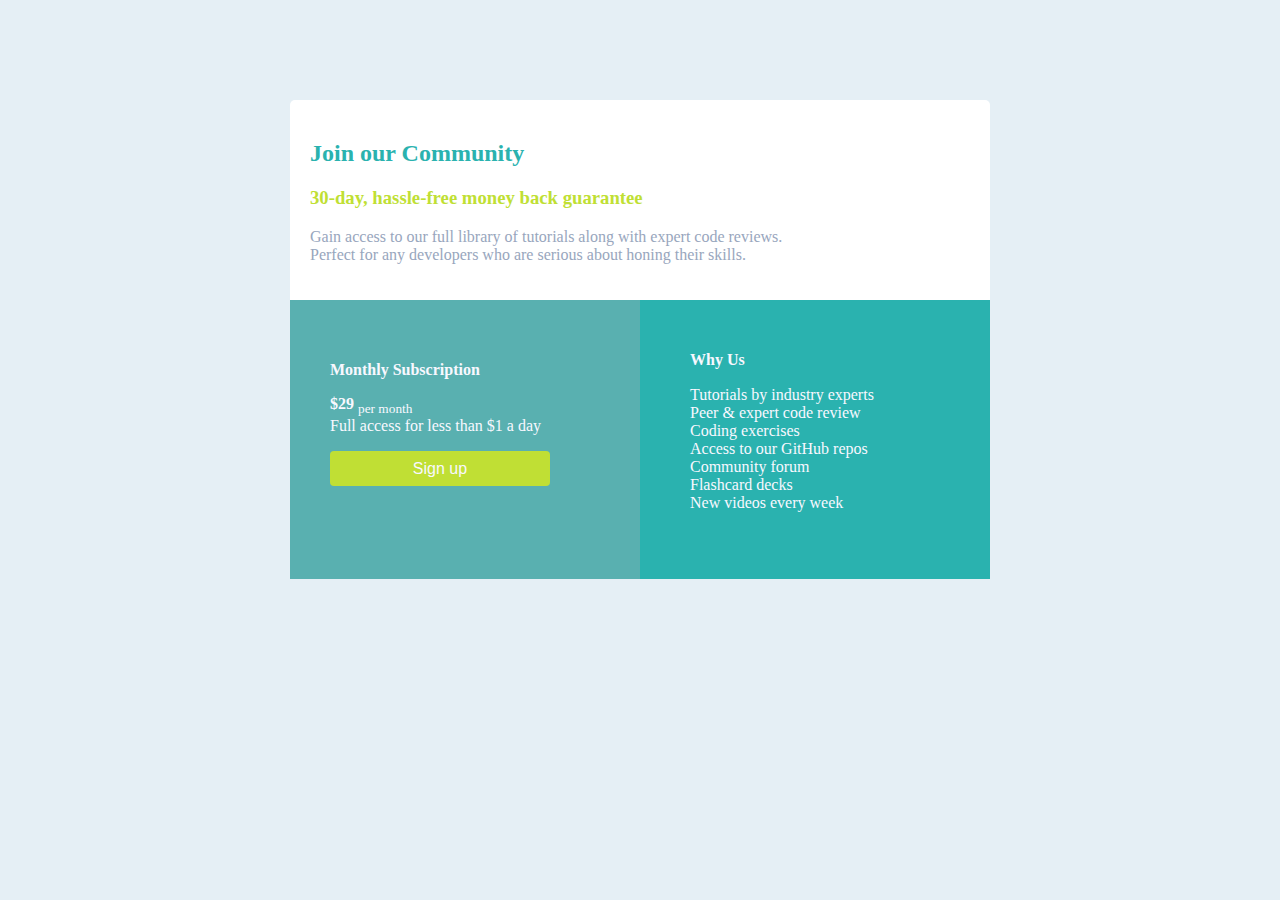
<file: Flexbox /proj 1/index.html>
<!DOCTYPE html>
<html lang="en">
<head>
    <meta charset="UTF-8">
    <meta http-equiv="X-UA-Compatible" content="IE=edge">
    <meta name="viewport" content="width=device-width, initial-scale=1.0">
    <title>CSS: Flexbox Grid</title>
    <link rel="stylesheet" href="styles.css">
</head>
<body>
    <div id="grid-container">
        <section>
            <div class="item item1">
            <h2>Join our Community</h2>
            <h3>30-day, hassle-free money back guarantee</h3>
            <p class="first">Gain access to our full library of tutorials along with expert code reviews.
            <br> 
            Perfect for any developers who are serious about honing their skills.
            </p>
            </div> 
        </section>

        <section>
            <div class="item item2">
            <h4>Monthly Subscription</h4> 
            <p class="second"><strong>$29</strong> <sub>per month</sub> 
            <br>
            Full access for less than $1 a day
            </p>
            <button>Sign up</button>
            </div>
        </section>

        <section>
            <div class="item item3">
            <h4>Why Us</h4> 
            <p class="third">Tutorials by industry experts <br>
            Peer & expert code review <br>
            Coding exercises <br>
            Access to our GitHub repos <br>
            Community forum <br>
            Flashcard decks <br>
            New videos every week <br>
            </p>
            </div>
        </section>
    </div>  
</body>
</html>
</file>
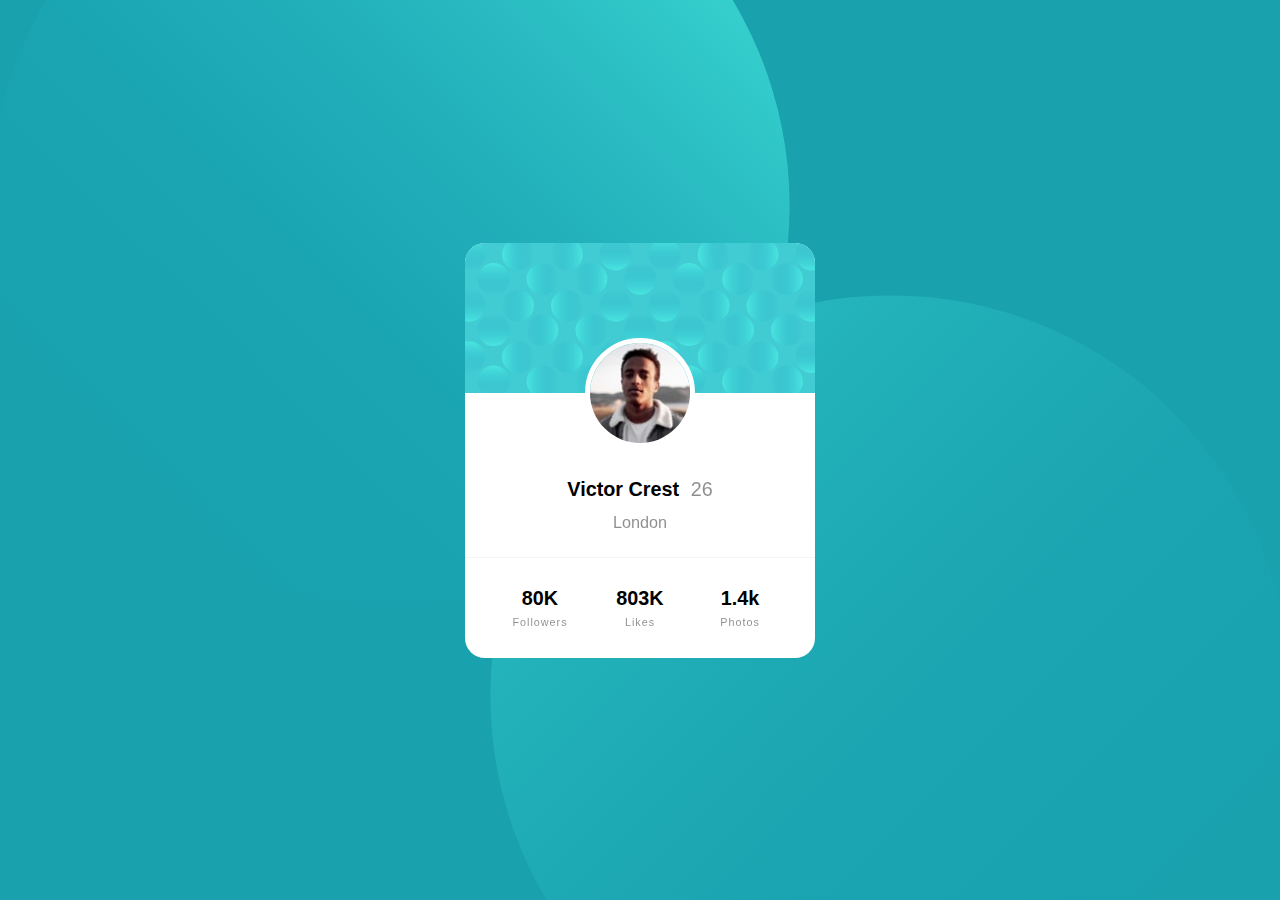
<file: Flexbox /proj 2/project.html>
<!DOCTYPE html>
<html lang="en">
<head>
    <meta charset="UTF-8">
    <meta http-equiv="X-UA-Compatible" content="IE=edge">
    <meta name="viewport" content="width=device-width, initial-scale=1.0">
    
    <title>Frontend Mentor Profile card component</title>
   
    <link rel="stylesheet" href="project.css">
    <link rel="icon" type="image/png" sizes="32x32" href="./images/favicon-32x32.png"">
    <link rel="preconnect" href="https://fonts.gstatic.com">
    <link href="https://fonts.google.com/specimen/Kumbh+Sans" rel="stylesheet">

</head>
<body>
    <section class="main">
        <div class="circles">
            <img class="c1" src="bg-pattern-top.svg" alt="">
            <img class="c2" src="bg-pattern-bottom.svg" alt="">
        </div>

        <div class="card">
           <div class="card-header"></div> 
           <div class="card-body">
                <div class="img-holder">
                  <img src="image-victor.jpg" alt="Victor">
                </div>
                <h2 class="name-age">
               Victor Crest
               <span class="age">
                   26
                </span>
                </h2>
                <h3 class="city">
               London
                </h3>
            </div>
           <div class="card-footer">
               <div class="item">
                   <h4 class="value">80K</h4>
                   <h5 class="meta">Followers</h5>
               </div>

               <div class="item">
                    <h4 class="value">803K</h4>
                    <h5 class="meta">Likes</h5>
               </div>

               <div class="item">
                <h4 class="value">1.4k</h4>
                <h5 class="meta">Photos</h5>
               </div>
        </div>
           </div>
        </div>
    </section>
</body>
</html>
</file>
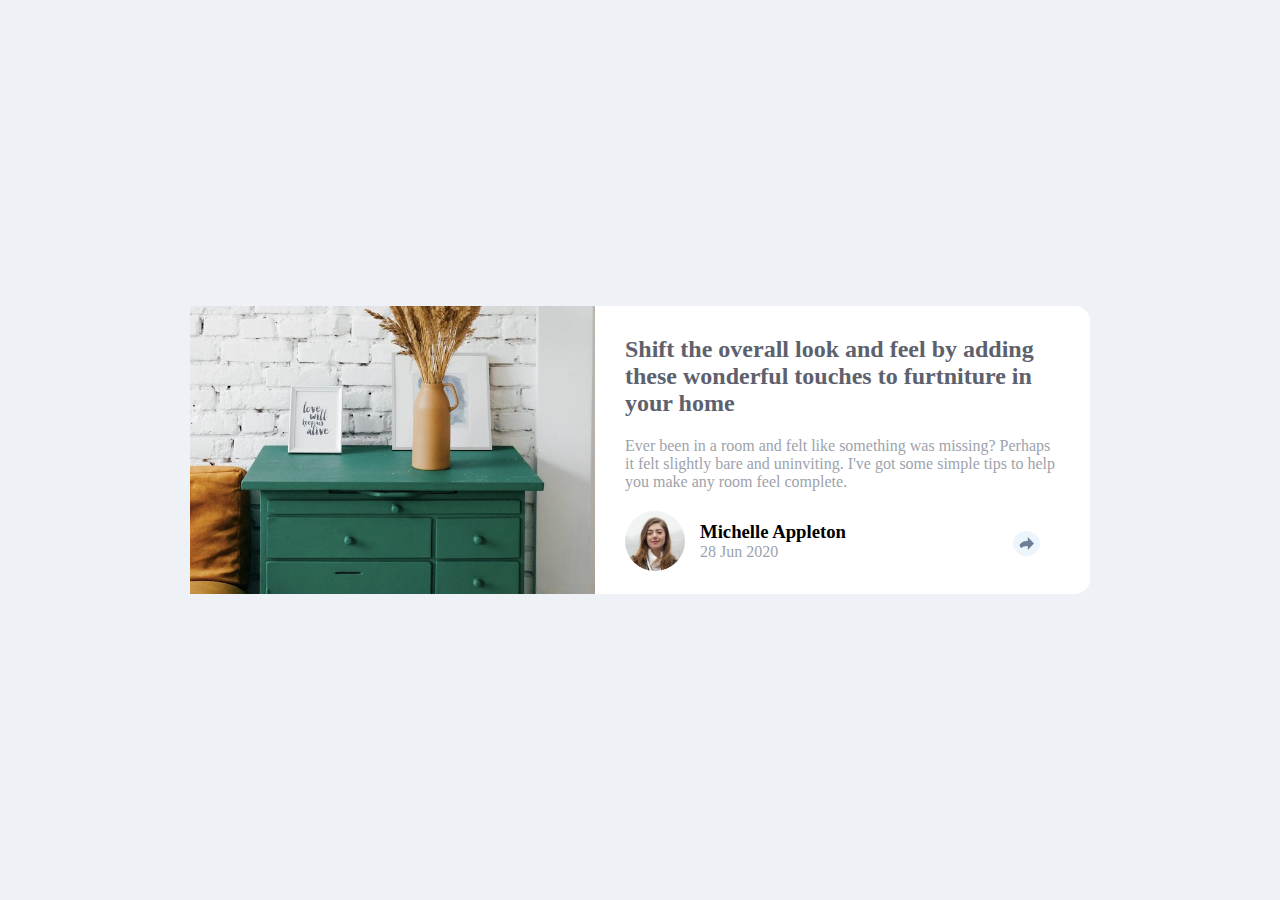
<file: Flexbox /proj 3/project3.html>
<!DOCTYPE html>
<html lang="en">

<head>
    <meta charset="UTF-8">
    <meta http-equiv="X-UA-Compatible" content="IE=edge">
    <meta name="viewport" content="width=device-width, initial-scale=1.0">
    <title>Project 3</title>
    <link rel="stylesheet" href="project3.css">
</head>

<body>
    <div class="container">
        <div id="flex">
            <section class="left">
                <div class="image">
                    <img src="drawers.jpg" alt="Drawers">
                </div>
            </section>

            <section class="right">
                <div class="card">
                    <div class="card-header">
                        <h2 class="top">
                            Shift the overall look and feel by adding these wonderful touches to furtniture in your home
                        </h2>
                    </div>

                    <div class="card-body">
                        <p class="middle">
                            Ever been in a room and felt like something was missing? Perhaps it felt slightly bare and
                            uninviting. I've got some simple tips to help you make any room feel complete.
                        </p>
                    </div>

                    <div class="card-footer">
                        <div class="img-holder">
                            <img src="avatar-michelle.jpg" alt="icon">
                        </div>

                        <div class="details-holder">
                            <h3 class="name">
                                Michelle Appleton
                            </h3>
                            <section class="date">
                            <p class="">
                                28 Jun 2020
                            </p>
                            </section>
                        </div>

                        <div class="share">
                            <img src="icon-share.svg" alt="Share">
                        </div>
                    </div>
                </div>
            </section>
        </div>
    </div>
</body>
</html>
</file>
<file: Flexbox /proj 1/styles.css>
body {
    background: hsl(204, 43%, 93%);
}

#grid-container {
    width: 700px;
    margin: 0 auto;
    margin-top: 100px;
    background-color:white;
    place-items: start;
    position: center;
    display: flex;
    flex-direction: row;
    flex-wrap: wrap;
    font-family: karla; 
    flex-basis: 100%;
    box-sizing: border-box;
    border-radius: 5px;
    box-shadow:  lightsteelblue;
}

h2 {
    color:hsl(179, 62%, 43%);
}

h3 {
    color:hsl(71, 73%, 54%);
}

h4 {
    color: ghostwhite;
}

.first {
    color:hsl(218, 22%, 67%);
    font-size: 16px;
    font-family: karla;
}

.second {
    color: ghostwhite;
    font-size: 16px;
    font-family: karla;
}

.third {
    color: ghostwhite;
    font-size: 16px;
    font-family: karla;
}

.item {
    box-sizing: border-box;
}

.item1 {
   font-family: [karla];
   grid-column-start: 1;
   grid-column-end: 4;
   height: 200px;
   padding: 20px;
}

.item2 { 
    font-family: [karla];
    background-color: #59B0B0;
    width: 350px;
    height: 279px;
    padding: 20px;
    padding-left: 40px;
    padding-top: 40px;
}

.item2 h4 {
    margin-bottom: 0;
}

.item3 {
    display: grid;
    font-family: [karla];
    background-color: hsl(179, 62%, 43%)!important;
    width: 350px;
    height: 279px;
    padding: 30px;
    padding-left: 50px;
    padding-bottom: 50px;
}

.item3 h4 {
    margin-bottom: 0;
}


button {
    background-color:hsl(71, 73%, 54%) ;
    height: 35px;
    width: 220px;
    font-family: [karla];
    font-size: 16px;
    border: 1px solid transparent;
    border-radius: 4px;
    color: ghostwhite;
}
</file>
<file: Flexbox /proj 2/project.css>
body {
    font-family: 'Kumbh Sans', sans-serif;
    background-color: hsl)0, 11%, 12%);
}

:root {
    font-size: 18px;
}

*{
    margin: 0;
    padding: 0;
    box-sizing: border-box;
}

section{
    background: hsl(185, 75%, 39%);
    height: 100vh;
    display: flex;
    justify-content: center;
    align-items: center;
    position: relative;
    overflow: hidden;
}

.card {
    width: 350px;
    border-radius: 20px;
    background: white;
    overflow: hidden;
    text-align: center;
    position: relative;
}

.card-header {
    background-image: url(bg-pattern-card.svg);
    background-size: cover;
    height: 150px;
}

.card-body {
    padding: 0 20px 25px;
}

.img-holder {
    width: 110px;
    height: 110px;
    border-radius: 50%;
    border: 5px solid white;
    overflow: hidden;
    margin: -55px auto 30px auto;
}

.img-holder img {
    width: 100%;
    height: auto;
    display: block;
}

.age, 
.city,
.meta {
    font-weight: 400;
    color: hsl(0, 11%, 12%);
    opacity: .5;
}

.name-age {
    font-size: 1.1rem;
    margin-bottom: 12px;
}


.age {
    font-weight: 400;
    margin-left: 6px;
}

.city {
    font-size: .9rem;
}

.card-footer {
    border-top: 1px solid #F4F4F4;
    display: flex;
    padding: 0 25px;
}

.card-footer .item {
    flex: 1;
    height: 100px;
    display: flex;
    flex-direction: column;
    justify-content: center;
    align-items: center;

}

.card-footer .item .value {
    font-size: 1.1rem;
    margin-bottom: 6px;
}

.card-footer .item .meta {
    font-size: .6rem;
    letter-spacing: 1px;
}

.circles .c1,
.circles .c2 {
    position: absolute;   
    width: 800px;
    height: auto;
}

.circles .c1 {
    top: -195px;
    left: -10px;
}

.circles .c2 {
    bottom: -195px;
    right: -10px;
}
</file>
<file: Flexbox /proj 3/project3.css>
body {
    background-color: #eef2f7;
    font-family: Manrope;
    height: 100vh;
  }
  
  * {
    margin: 0;
    padding: 0;
    box-sizing: border-box;
  }
  
  .container {
    display: flex;
    justify-content: center;
    align-items: center;
    height: 100%;
  }
  
  #flex {
    width: 900px;
    height: 288px;
    background-color: white;
    place-items: start;
    justify-content: center;
    align-items: center;
    display: flex;
    flex-direction: row;
    box-sizing: border-box;
    border-radius: 15px;
  }
  
  section.left {
    flex-basis: 45%;
    height: 100%;
  }

  section.left .image {
    height: 100%;
  }

  section.right {
    flex-basis: 55%;
    height: 100%;
    padding: 30px;
  }

section.date {
    color: #9ea2ac;
}

  .card-header {
    color: #5d616e;
  }
  
  .card-body {
    color: #9ea2ac;
  }
  
  .card-footer {
    display: flex;
    margin-top: 20px;
  }
  
  .card-footer date {
    color: #9ea2ac;
  }

  .details-holder {
      padding: 10px 15px;
  }

  .img-holder img {
    width: 60px;
    height: 60px;
    border-radius: 50%;
  }
  
  .left {
    width: 450px;
    height: 450px;
  }
  
  .card {
    position: center;
  }
  
  .image img {
    width: 100%;
    max-height: 100%;
    object-fit: cover;
  }
  
  .top {
    margin-bottom: 20px;
  }

  .share {
    margin-left: auto;
    padding: 20px;
  }

  .share img {
    padding: 6px;
    background-color: #ecf4fc;
    border-radius: 50%;
  }
</file>
